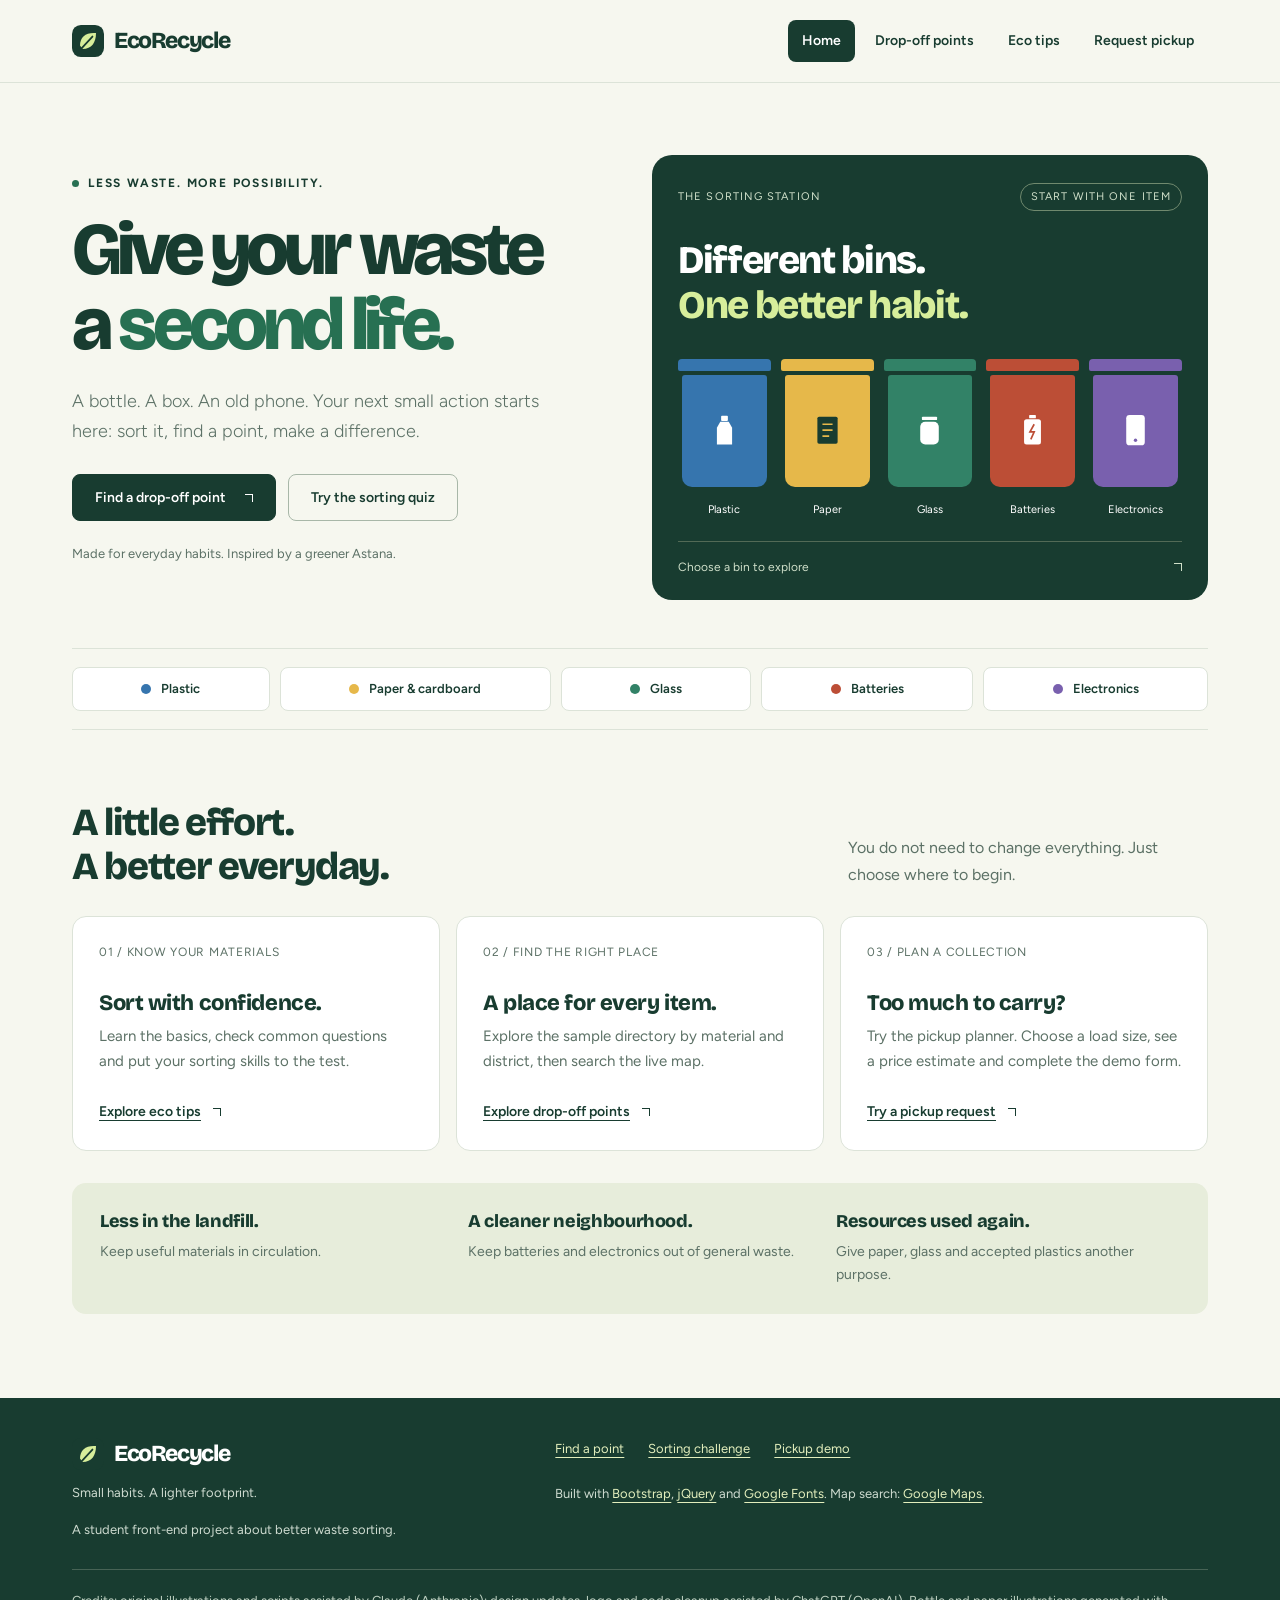
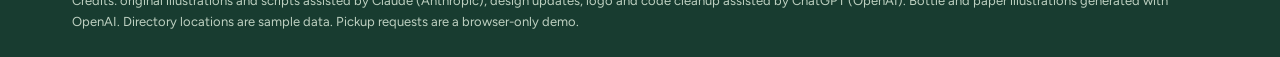
<file: index.html>
<!DOCTYPE html>
<html lang="en">
<head>
  <meta charset="utf-8">
  <meta name="viewport" content="width=device-width, initial-scale=1">
  <meta name="description" content="EcoRecycle: learn to sort waste, explore collection points and try a pickup request demo.">
  <title>Home | EcoRecycle</title>
  <link rel="icon" href="images/logo.svg" type="image/svg+xml">
  <link rel="preconnect" href="https://fonts.googleapis.com">
  <link rel="preconnect" href="https://fonts.gstatic.com" crossorigin>
  <link href="https://fonts.googleapis.com/css2?family=Bricolage+Grotesque:wght@600;800&family=Figtree:wght@400;600;700&display=swap" rel="stylesheet">
  <link href="https://cdn.jsdelivr.net/npm/bootstrap@5.3.3/dist/css/bootstrap.min.css" rel="stylesheet">
  <link href="css/style.css" rel="stylesheet">
</head>
<body>
  <a class="skip-link" href="#main">Skip to content</a>
  <header>
    <nav class="navbar eco-nav" aria-label="Main navigation">
      <div class="container flex-wrap">
        <a class="navbar-brand" href="index.html"><img class="brand-mark" src="images/logo.svg" alt="">EcoRecycle</a>
        <ul class="nav flex-wrap">
          <li class="nav-item"><a class="nav-link active" href="index.html" aria-current="page">Home</a></li>
          <li class="nav-item"><a class="nav-link" href="points.html">Drop-off points</a></li>
          <li class="nav-item"><a class="nav-link" href="tips.html">Eco tips</a></li>
          <li class="nav-item"><a class="nav-link" href="request.html">Request pickup</a></li>
        </ul>
      </div>
    </nav>
  </header>
  <main id="main" tabindex="-1">
<section class="hero">

  <div class="margin-art art-plastic" aria-hidden="true">
    <div class="leaf-sprig"><span></span><span></span><span></span><span></span><span></span></div>
    <img src="images/recycled-bottle.webp" alt="" width="320" height="360">
  </div>
  <div class="margin-art art-paper" aria-hidden="true">
    <div class="leaf-sprig"><span></span><span></span><span></span><span></span><span></span></div>
    <img src="images/folded-paper.webp" alt="" width="320" height="300">
  </div>
  <div class="container">
    <div class="row align-items-center g-4">
      <div class="col-lg-6">
        <span class="eyebrow">Less waste. More possibility.</span>
        <h1>Give your waste<br>a <span>second life.</span></h1>
        <p class="lead">A bottle. A box. An old phone. Your next small action starts here: sort it, find a point, make a difference.</p>
        <div class="button-row">
          <a class="btn btn-eco" href="points.html">Find a drop-off point <span class="button-arrow" aria-hidden="true"></span></a>
          <a class="btn btn-outline-eco" href="tips.html#quiz-title">Try the sorting quiz</a>
        </div>
        <p class="hero-note">Made for everyday habits. Inspired by a greener Astana.</p>
      </div>
      <div class="col-lg-6">
        <div class="bin-scene">
          <div class="scene-top"><span>The sorting station</span><span class="scene-pill">Start with one item</span></div>
          <h2 class="scene-title">Different bins.<br><span>One better habit.</span></h2>
          <div class="hero-bins">
          <a class="bin bc-plastic" href="points.html#plastic" aria-label="Find plastic drop-off points">
            <span class="bin-lid"></span>
            <span class="bin-body"><svg class="bin-icon" viewBox="0 0 32 40" fill="#ffffff" aria-hidden="true"><rect x="12" y="2" width="8" height="6" rx="1"/><path d="M11 9h10l4 7v20H7V16z"/></svg></span>
            <span class="bin-label">Plastic</span>
          </a>
          <a class="bin bc-paper" href="points.html#paper" aria-label="Find paper drop-off points">
            <span class="bin-lid"></span>
            <span class="bin-body"><svg class="bin-icon" viewBox="0 0 32 40" fill="#183c30" aria-hidden="true"><rect x="4" y="3" width="24" height="32" rx="2"/><path d="M10 12h12M10 19h12M10 26h8" stroke="#e6b84a" stroke-width="2"/></svg></span>
            <span class="bin-label">Paper</span>
          </a>
          <a class="bin bc-glass" href="points.html#glass" aria-label="Find glass drop-off points">
            <span class="bin-lid"></span>
            <span class="bin-body"><svg class="bin-icon" viewBox="0 0 32 40" fill="#ffffff" aria-hidden="true"><rect x="7" y="3" width="18" height="4" rx="1"/><rect x="5" y="9" width="22" height="27" rx="6"/></svg></span>
            <span class="bin-label">Glass</span>
          </a>
          <a class="bin bc-battery" href="points.html#battery" aria-label="Find batteries drop-off points">
            <span class="bin-lid"></span>
            <span class="bin-body"><svg class="bin-icon" viewBox="0 0 32 40" fill="#ffffff" aria-hidden="true"><rect x="12" y="1" width="8" height="4" rx="1"/><rect x="6" y="6" width="20" height="30" rx="3"/><path d="M18 12l-5 9h5l-4 9" fill="none" stroke="#bc4e36" stroke-width="2"/></svg></span>
            <span class="bin-label">Batteries</span>
          </a>
          <a class="bin bc-tech" href="points.html#tech" aria-label="Find electronics drop-off points">
            <span class="bin-lid"></span>
            <span class="bin-body"><svg class="bin-icon" viewBox="0 0 32 40" fill="#ffffff" aria-hidden="true"><rect x="5" y="1" width="22" height="36" rx="4"/><circle cx="16" cy="31" r="2" fill="#7960ae"/></svg></span>
            <span class="bin-label">Electronics</span>
          </a>

          </div>
          <p class="scene-foot"><span>Choose a bin to explore</span><span aria-hidden="true"></span></p>
        </div>
      </div>
    </div>
  </div>
</section>
<div class="container">
  <nav class="material-strip" aria-label="Find drop-off points by material">
    <a class="material-link bc-plastic" href="points.html#plastic">Plastic</a>
    <a class="material-link bc-paper" href="points.html#paper">Paper &amp; cardboard</a>
    <a class="material-link bc-glass" href="points.html#glass">Glass</a>
    <a class="material-link bc-battery" href="points.html#battery">Batteries</a>
    <a class="material-link bc-tech" href="points.html#tech">Electronics</a>
  </nav>
</div>
<section class="section">
  <div class="container">
    <div class="section-heading">
      <h2>A little effort.<br>A better everyday.</h2>
      <p>You do not need to change everything. Just choose where to begin.</p>
    </div>
    <div class="row g-3">
      <div class="col-md-4"><article class="box feature-card">
        <span class="step-number">01 / KNOW YOUR MATERIALS</span>
        <h3>Sort with confidence.</h3>
        <p>Learn the basics, check common questions and put your sorting skills to the test.</p>
        <a class="text-link" href="tips.html">Explore eco tips</a>
      </article></div>
      <div class="col-md-4"><article class="box feature-card">
        <span class="step-number">02 / FIND THE RIGHT PLACE</span>
        <h3>A place for every item.</h3>
        <p>Explore the sample directory by material and district, then search the live map.</p>
        <a class="text-link" href="points.html">Explore drop-off points</a>
      </article></div>
      <div class="col-md-4"><article class="box feature-card">
        <span class="step-number">03 / PLAN A COLLECTION</span>
        <h3>Too much to carry?</h3>
        <p>Try the pickup planner. Choose a load size, see a price estimate and complete the demo form.</p>
        <a class="text-link" href="request.html">Try a pickup request</a>
      </article></div>
    </div>
    <div class="impact-band">
      <div class="row g-4">
        <div class="col-md-4"><h3>Less in the landfill.</h3><p>Keep useful materials in circulation.</p></div>
        <div class="col-md-4"><h3>A cleaner neighbourhood.</h3><p>Keep batteries and electronics out of general waste.</p></div>
        <div class="col-md-4"><h3>Resources used again.</h3><p>Give paper, glass and accepted plastics another purpose.</p></div>
      </div>
    </div>
  </div>
</section>
  </main>
  <footer>
    <div class="container">
      <div class="row g-4">
        <div class="col-md-5">
          <a class="navbar-brand" href="index.html"><img class="brand-mark" src="images/logo.svg" alt="">EcoRecycle</a>
          <p>Small habits. A lighter footprint.</p>
          <p class="mb-0">A student front-end project about better waste sorting.</p>
        </div>
        <div class="col-md-7">
          <nav class="footer-links" aria-label="Footer navigation">
            <a href="points.html">Find a point</a>
            <a href="tips.html#quiz-title">Sorting challenge</a>
            <a href="request.html">Pickup demo</a>
          </nav>
          <div>Built with <a href="https://getbootstrap.com/">Bootstrap</a>, <a href="https://jquery.com/">jQuery</a> and <a href="https://fonts.google.com/">Google Fonts</a>. Map search: <a href="https://www.google.com/maps">Google Maps</a>.</div>
        </div>
      </div>
      <div class="footer-bottom">
        Credits: original illustrations and scripts assisted by Claude (Anthropic); design updates, logo and code cleanup assisted by ChatGPT (OpenAI). Bottle and paper illustrations generated with OpenAI. Directory locations are sample data. Pickup requests are a browser-only demo.
      </div>
    </div>
  </footer>
  <button type="button" class="to-top" aria-label="Back to top">↑</button>
  <script src="https://cdn.jsdelivr.net/npm/jquery@3.7.1/dist/jquery.min.js"></script>
  <script src="js/main.js"></script>

</body>
</html>
</file>
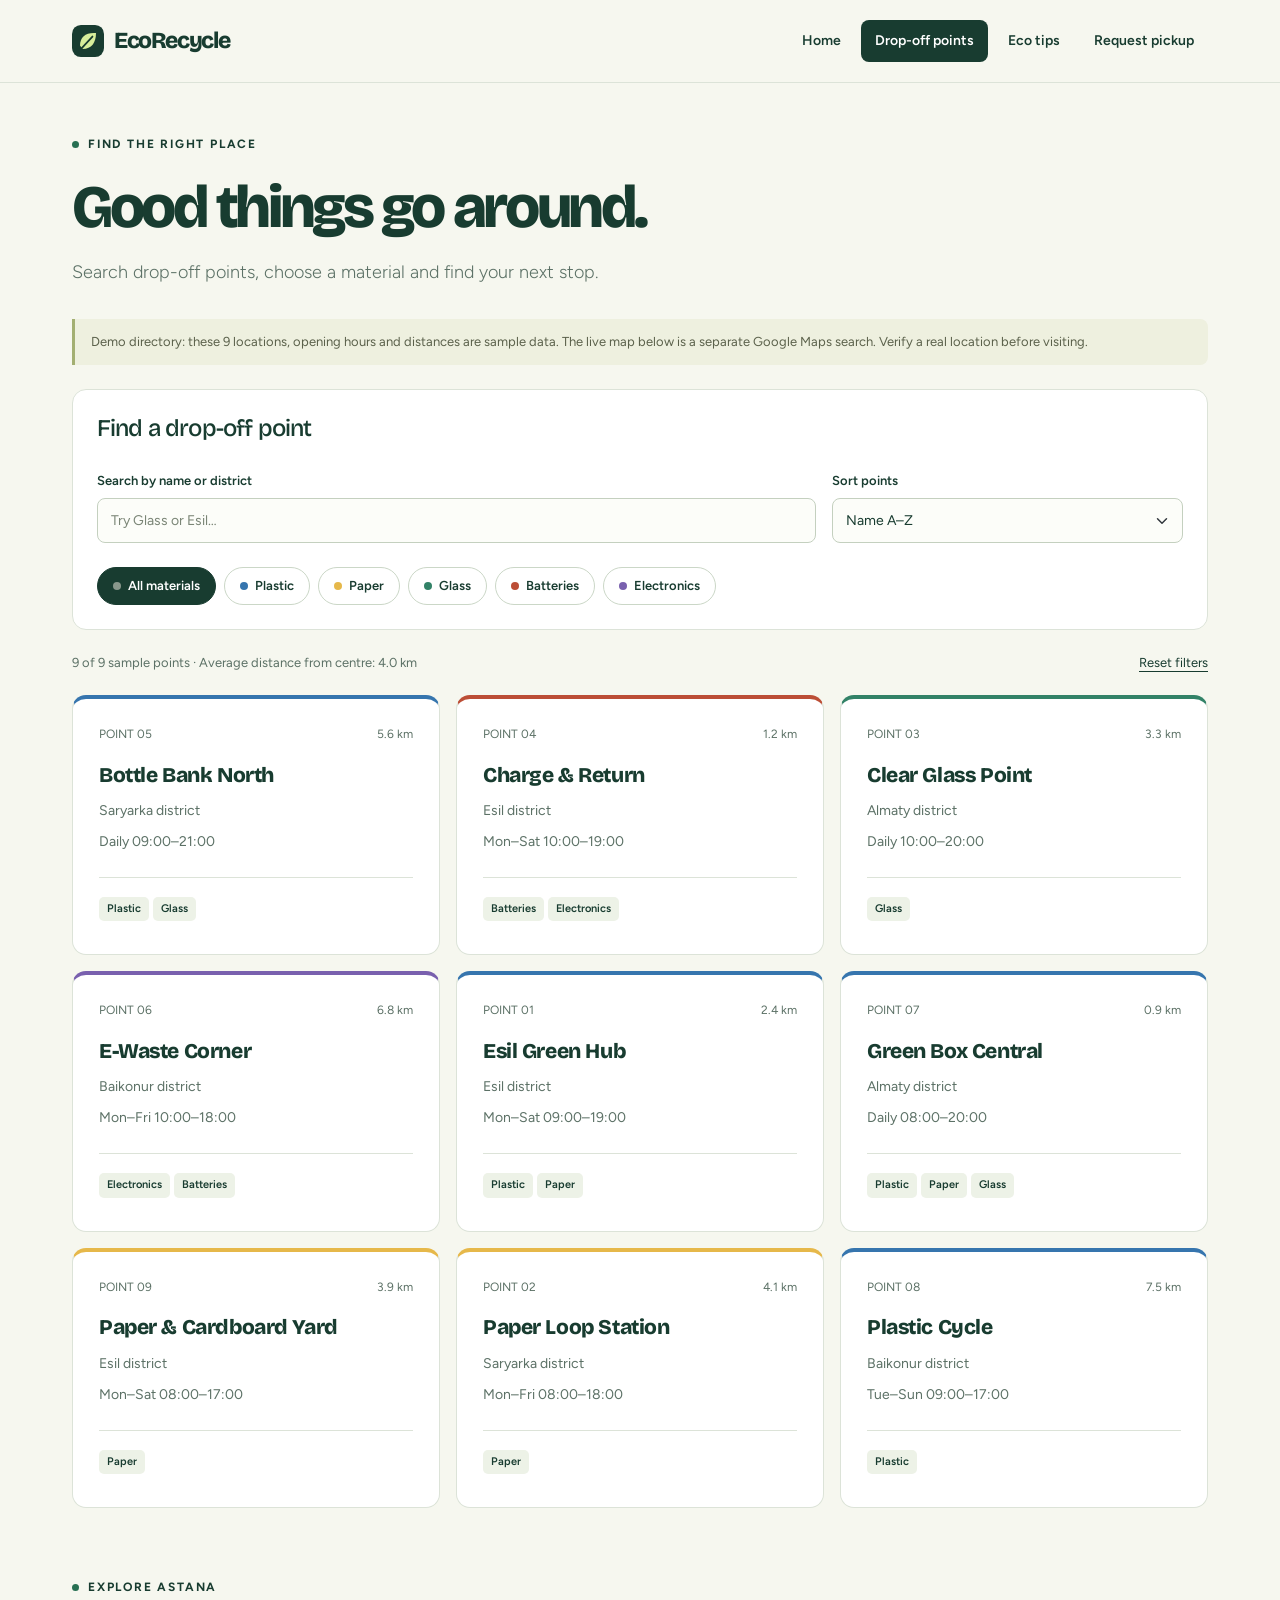
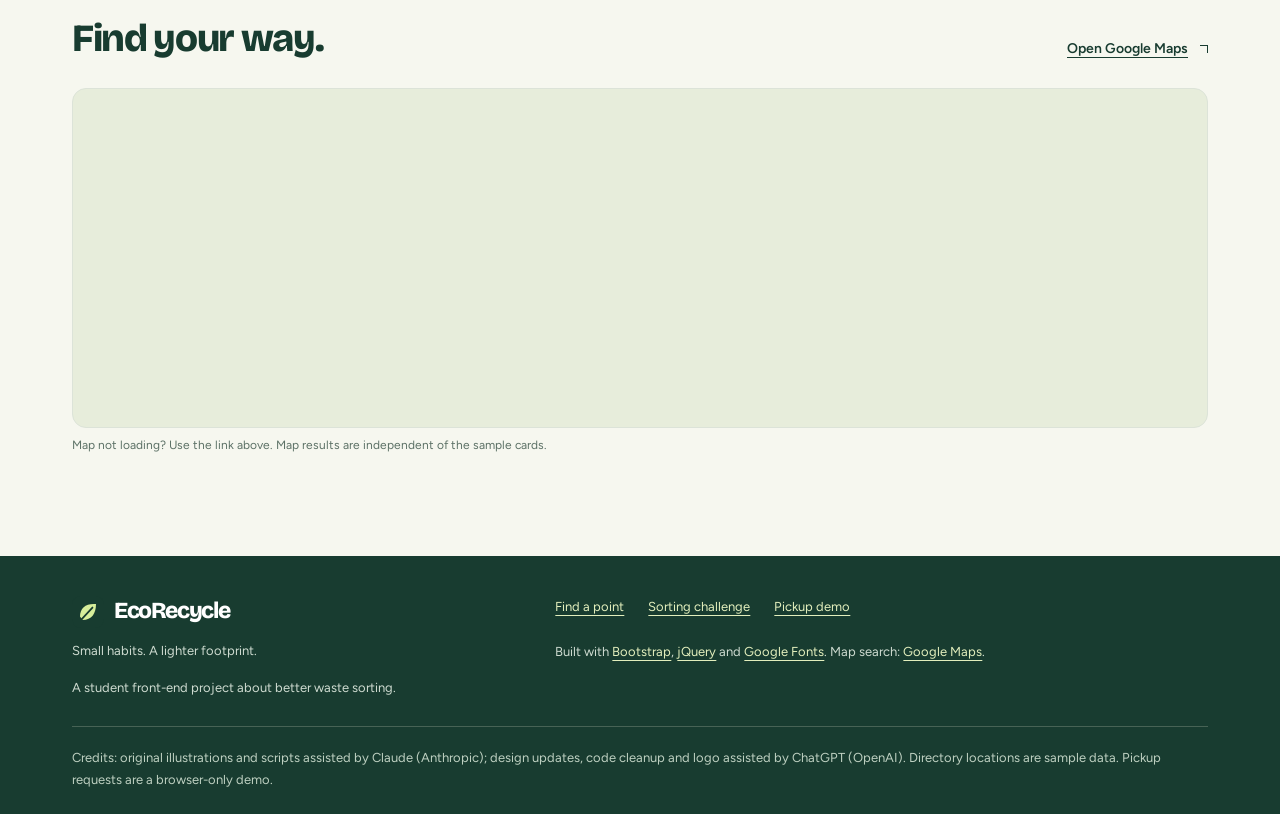
<file: points.html>
<!DOCTYPE html>
<html lang="en">
<head>
  <meta charset="utf-8">
  <meta name="viewport" content="width=device-width, initial-scale=1">
  <meta name="description" content="EcoRecycle: learn to sort waste, explore collection points and try a pickup request demo.">
  <title>Drop-off points | EcoRecycle</title>
  <link rel="icon" href="images/logo.svg" type="image/svg+xml">
  <link rel="preconnect" href="https://fonts.googleapis.com">
  <link rel="preconnect" href="https://fonts.gstatic.com" crossorigin>
  <link href="https://fonts.googleapis.com/css2?family=Bricolage+Grotesque:wght@600;800&family=Figtree:wght@400;600;700&display=swap" rel="stylesheet">
  <link href="https://cdn.jsdelivr.net/npm/bootstrap@5.3.3/dist/css/bootstrap.min.css" rel="stylesheet">
  <link href="css/style.css" rel="stylesheet">
</head>
<body>
  <a class="skip-link" href="#main">Skip to content</a>
  <header>
    <nav class="navbar eco-nav" aria-label="Main navigation">
      <div class="container flex-wrap">
        <a class="navbar-brand" href="index.html"><img class="brand-mark" src="images/logo.svg" alt="">EcoRecycle</a>
        <ul class="nav flex-wrap">
          <li class="nav-item"><a class="nav-link" href="index.html">Home</a></li>
          <li class="nav-item"><a class="nav-link active" href="points.html" aria-current="page">Drop-off points</a></li>
          <li class="nav-item"><a class="nav-link" href="tips.html">Eco tips</a></li>
          <li class="nav-item"><a class="nav-link" href="request.html">Request pickup</a></li>
        </ul>
      </div>
    </nav>
  </header>
  <main id="main" tabindex="-1">
<div class="container">
  <div class="page-head">
    <span class="eyebrow">Find the right place</span>
    <h1>Good things go around.</h1>
    <p class="lead">Search drop-off points, choose a material and find your next stop.</p>
  </div>
  <p class="demo-note">Demo directory: these 9 locations, opening hours and distances are sample data. The live map below is a separate Google Maps search. Verify a real location before visiting.</p>
  <section aria-labelledby="find-title">
    <div class="filter-box">
      <h2 id="find-title" class="h4 mb-4">Find a drop-off point</h2>
      <div class="row g-3 mb-4">
        <div class="col-md-8">
          <label class="form-label" for="search-point">Search by name or district</label>
          <input type="search" id="search-point" class="form-control" maxlength="60" placeholder="Try Glass or Esil…">
        </div>
        <div class="col-md-4">
          <label class="form-label" for="sort-point">Sort points</label>
          <select id="sort-point" class="form-select">
            <option value="name">Name A–Z</option>
            <option value="distance">Distance from centre</option>
            <option value="materials">Most materials accepted</option>
          </select>
        </div>
      </div>
      <div id="chips" role="group" aria-label="Filter by material"></div>
    </div>
    <div class="result-row">
      <p id="result-count" role="status"></p>
      <button class="text-button" type="button" id="reset-filters">Reset filters</button>
    </div>
    <div id="points-list" class="row g-3"></div>
    <noscript><p>Please enable JavaScript to search the directory.</p></noscript>
  </section>
  <section class="section" aria-labelledby="map-title">
    <div class="section-heading">
      <div><span class="eyebrow">Explore Astana</span><h2 id="map-title">Find your way.</h2></div>
      <a id="map-link" class="text-link" href="https://www.google.com/maps?q=recycling+points+Astana" target="_blank" rel="noopener">Open Google Maps</a>
    </div>
    <iframe id="map" class="map-frame" title="Google Maps search for recycling points in Astana" loading="lazy" src="https://www.google.com/maps?q=recycling+points+Astana&amp;output=embed"></iframe>
    <p class="form-hint mt-2">Map not loading? Use the link above. Map results are independent of the sample cards.</p>
  </section>
</div>
  </main>
  <footer>
    <div class="container">
      <div class="row g-4">
        <div class="col-md-5">
          <a class="navbar-brand" href="index.html"><img class="brand-mark" src="images/logo.svg" alt="">EcoRecycle</a>
          <p>Small habits. A lighter footprint.</p>
          <p class="mb-0">A student front-end project about better waste sorting.</p>
        </div>
        <div class="col-md-7">
          <nav class="footer-links" aria-label="Footer navigation">
            <a href="points.html">Find a point</a>
            <a href="tips.html#quiz-title">Sorting challenge</a>
            <a href="request.html">Pickup demo</a>
          </nav>
          <div>Built with <a href="https://getbootstrap.com/">Bootstrap</a>, <a href="https://jquery.com/">jQuery</a> and <a href="https://fonts.google.com/">Google Fonts</a>. Map search: <a href="https://www.google.com/maps">Google Maps</a>.</div>
        </div>
      </div>
      <div class="footer-bottom">
        Credits: original illustrations and scripts assisted by Claude (Anthropic); design updates, code cleanup and logo assisted by ChatGPT (OpenAI). Directory locations are sample data. Pickup requests are a browser-only demo.
      </div>
    </div>
  </footer>
  <button type="button" class="to-top" aria-label="Back to top">↑</button>
  <script src="https://cdn.jsdelivr.net/npm/jquery@3.7.1/dist/jquery.min.js"></script>
  <script src="js/main.js"></script>
  <script src="js/points.js"></script>
</body>
</html>
</file>
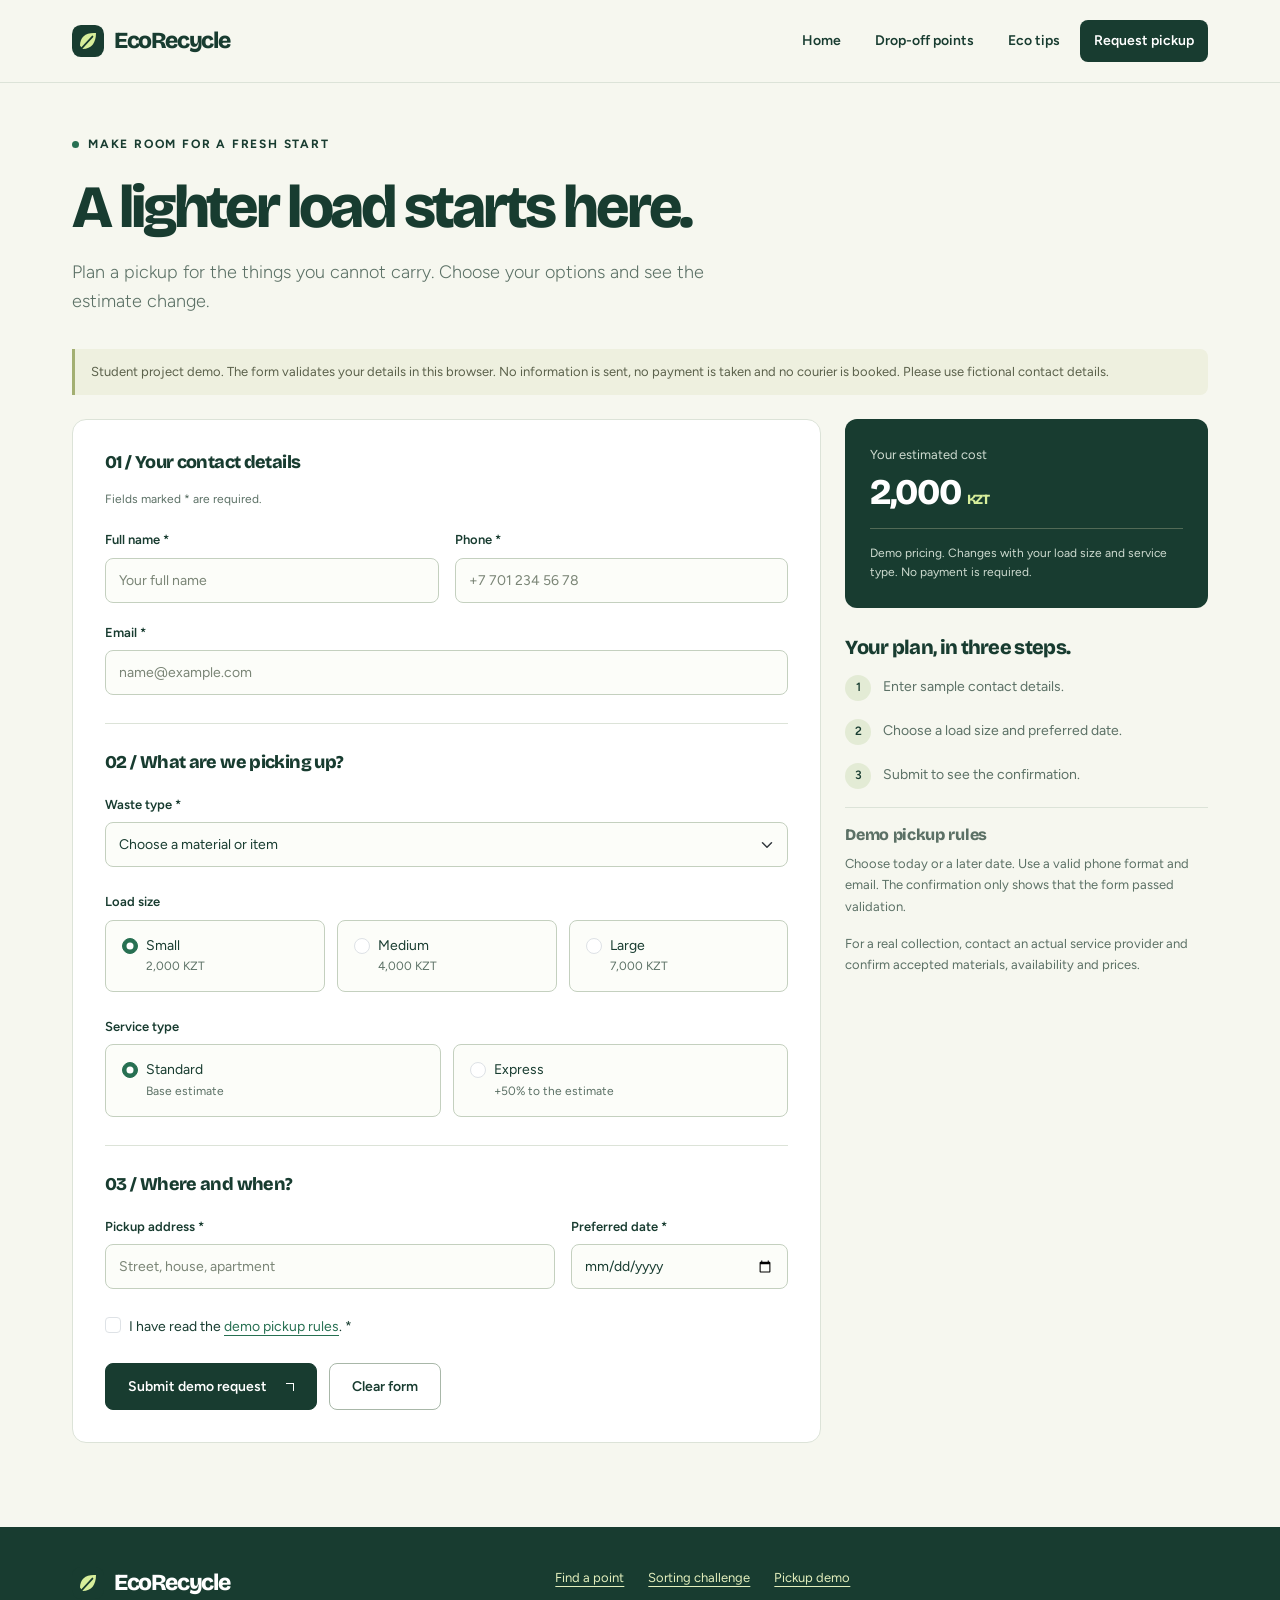
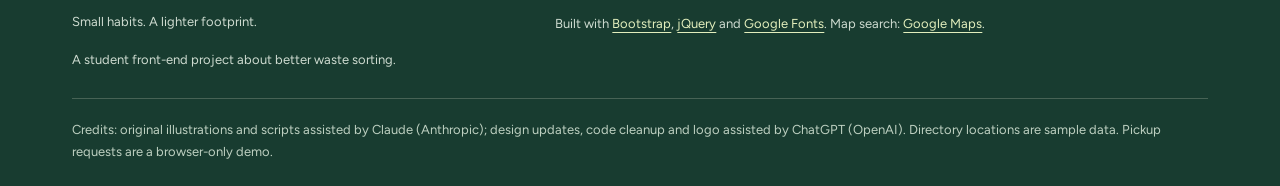
<file: request.html>
<!DOCTYPE html>
<html lang="en">
<head>
  <meta charset="utf-8">
  <meta name="viewport" content="width=device-width, initial-scale=1">
  <meta name="description" content="EcoRecycle: learn to sort waste, explore collection points and try a pickup request demo.">
  <title>Request pickup | EcoRecycle</title>
  <link rel="icon" href="images/logo.svg" type="image/svg+xml">
  <link rel="preconnect" href="https://fonts.googleapis.com">
  <link rel="preconnect" href="https://fonts.gstatic.com" crossorigin>
  <link href="https://fonts.googleapis.com/css2?family=Bricolage+Grotesque:wght@600;800&family=Figtree:wght@400;600;700&display=swap" rel="stylesheet">
  <link href="https://cdn.jsdelivr.net/npm/bootstrap@5.3.3/dist/css/bootstrap.min.css" rel="stylesheet">
  <link href="css/style.css" rel="stylesheet">
</head>
<body>
  <a class="skip-link" href="#main">Skip to content</a>
  <header>
    <nav class="navbar eco-nav" aria-label="Main navigation">
      <div class="container flex-wrap">
        <a class="navbar-brand" href="index.html"><img class="brand-mark" src="images/logo.svg" alt="">EcoRecycle</a>
        <ul class="nav flex-wrap">
          <li class="nav-item"><a class="nav-link" href="index.html">Home</a></li>
          <li class="nav-item"><a class="nav-link" href="points.html">Drop-off points</a></li>
          <li class="nav-item"><a class="nav-link" href="tips.html">Eco tips</a></li>
          <li class="nav-item"><a class="nav-link active" href="request.html" aria-current="page">Request pickup</a></li>
        </ul>
      </div>
    </nav>
  </header>
  <main id="main" tabindex="-1">
<div class="container">
  <div class="page-head">
    <span class="eyebrow">Make room for a fresh start</span>
    <h1>A lighter load starts here.</h1>
    <p class="lead">Plan a pickup for the things you cannot carry. Choose your options and see the estimate change.</p>
  </div>
  <p class="demo-note">Student project demo. The form validates your details in this browser. No information is sent, no payment is taken and no courier is booked. Please use fictional contact details.</p>
  <div class="row g-4">
    <div class="col-lg-8">
      <div id="formSuccess" class="success-box" role="status" tabindex="-1"></div>
      <div class="box eco-form-box">
        <form id="pickupForm" novalidate>
          <h2 class="form-section-title">01 / Your contact details</h2>
          <p class="form-hint mb-3">Fields marked * are required.</p>
          <div class="row g-3">
            <div class="col-md-6">
              <label class="form-label" for="nm">Full name *</label>
              <input class="form-control" id="nm" name="name" autocomplete="name" maxlength="80" placeholder="Your full name" required aria-describedby="nm-error">
              <div class="error-message" id="nm-error"></div>
            </div>
            <div class="col-md-6">
              <label class="form-label" for="ph">Phone *</label>
              <input class="form-control" id="ph" name="phone" type="tel" autocomplete="tel" maxlength="24" placeholder="+7 701 234 56 78" required aria-describedby="ph-error">
              <div class="error-message" id="ph-error"></div>
            </div>
            <div class="col-12">
              <label class="form-label" for="em">Email *</label>
              <input class="form-control" id="em" name="email" type="email" autocomplete="email" maxlength="120" placeholder="name@example.com" required aria-describedby="em-error">
              <div class="error-message" id="em-error"></div>
            </div>
          </div>
          <hr class="form-divider">
          <h2 class="form-section-title">02 / What are we picking up?</h2>
          <div class="mb-4">
            <label class="form-label" for="wt">Waste type *</label>
            <select class="form-select" id="wt" name="type" required aria-describedby="wt-error">
              <option value="">Choose a material or item</option>
              <option value="furniture">Old furniture</option><option value="appliances">Appliances</option><option value="electronics">Electronics</option><option value="paper_plastic">Large paper or plastic load</option>
            </select>
            <div class="error-message" id="wt-error"></div>
          </div>
          <fieldset class="mb-4">
            <legend class="form-label">Load size</legend>
            <div class="choice-row">
              <div class="choice-card"><div class="form-check"><input class="form-check-input" type="radio" name="size" id="s1" value="small" checked><label class="form-check-label" for="s1">Small<small>2,000 KZT</small></label></div></div>
              <div class="choice-card"><div class="form-check"><input class="form-check-input" type="radio" name="size" id="s2" value="medium"><label class="form-check-label" for="s2">Medium<small>4,000 KZT</small></label></div></div>
              <div class="choice-card"><div class="form-check"><input class="form-check-input" type="radio" name="size" id="s3" value="large"><label class="form-check-label" for="s3">Large<small>7,000 KZT</small></label></div></div>
            </div>
          </fieldset>
          <fieldset>
            <legend class="form-label">Service type</legend>
            <div class="choice-row">
              <div class="choice-card"><div class="form-check"><input class="form-check-input" type="radio" name="serviceType" id="standardPickup" value="standard" checked><label class="form-check-label" for="standardPickup">Standard<small>Base estimate</small></label></div></div>
              <div class="choice-card"><div class="form-check"><input class="form-check-input" type="radio" name="serviceType" id="expressPickup" value="express"><label class="form-check-label" for="expressPickup">Express<small>+50% to the estimate</small></label></div></div>
            </div>
          </fieldset>
          <hr class="form-divider">
          <h2 class="form-section-title">03 / Where and when?</h2>
          <div class="row g-3">
            <div class="col-md-8"><label class="form-label" for="ad">Pickup address *</label><input class="form-control" id="ad" name="address" autocomplete="street-address" maxlength="160" placeholder="Street, house, apartment" required aria-describedby="ad-error"><div class="error-message" id="ad-error"></div></div>
            <div class="col-md-4"><label class="form-label" for="dt">Preferred date *</label><input class="form-control" id="dt" name="date" type="date" required aria-describedby="dt-error"><div class="error-message" id="dt-error"></div></div>
          </div>
          <div class="form-check mt-4"><input class="form-check-input" type="checkbox" id="ok" required aria-describedby="ok-error"><label class="form-check-label" for="ok">I have read the <a href="#pickup-terms">demo pickup rules</a>. *</label></div>
          <div class="error-message" id="ok-error"></div>
          <div class="button-row mt-4">
            <button class="btn btn-eco" type="submit">Submit demo request <span class="button-arrow" aria-hidden="true"></span></button>
            <button class="btn btn-outline-eco" type="reset" id="resetBtn">Clear form</button>
          </div>
        </form>
      </div>
    </div>
    <aside class="col-lg-4" aria-label="Pickup estimate and rules">
      <div class="estimate" aria-live="polite">
        <p>Your estimated cost</p>
        <div class="price"><span id="estimate">2,000</span> <span class="currency">KZT</span></div>
        <small>Demo pricing. Changes with your load size and service type. No payment is required.</small>
      </div>
      <h2 class="aside-title">Your plan, in three steps.</h2>
      <ol class="pickup-steps"><li>Enter sample contact details.</li><li>Choose a load size and preferred date.</li><li>Submit to see the confirmation.</li></ol>
      <section class="terms" id="pickup-terms" tabindex="-1">
        <h3>Demo pickup rules</h3>
        <p>Choose today or a later date. Use a valid phone format and email. The confirmation only shows that the form passed validation.</p>
        <p>For a real collection, contact an actual service provider and confirm accepted materials, availability and prices.</p>
      </section>
    </aside>
  </div>
</div>
  </main>
  <footer>
    <div class="container">
      <div class="row g-4">
        <div class="col-md-5">
          <a class="navbar-brand" href="index.html"><img class="brand-mark" src="images/logo.svg" alt="">EcoRecycle</a>
          <p>Small habits. A lighter footprint.</p>
          <p class="mb-0">A student front-end project about better waste sorting.</p>
        </div>
        <div class="col-md-7">
          <nav class="footer-links" aria-label="Footer navigation">
            <a href="points.html">Find a point</a>
            <a href="tips.html#quiz-title">Sorting challenge</a>
            <a href="request.html">Pickup demo</a>
          </nav>
          <div>Built with <a href="https://getbootstrap.com/">Bootstrap</a>, <a href="https://jquery.com/">jQuery</a> and <a href="https://fonts.google.com/">Google Fonts</a>. Map search: <a href="https://www.google.com/maps">Google Maps</a>.</div>
        </div>
      </div>
      <div class="footer-bottom">
        Credits: original illustrations and scripts assisted by Claude (Anthropic); design updates, code cleanup and logo assisted by ChatGPT (OpenAI). Directory locations are sample data. Pickup requests are a browser-only demo.
      </div>
    </div>
  </footer>
  <button type="button" class="to-top" aria-label="Back to top">↑</button>
  <script src="https://cdn.jsdelivr.net/npm/jquery@3.7.1/dist/jquery.min.js"></script>
  <script src="js/main.js"></script>
  <script src="js/request.js"></script>
</body>
</html>
</file>
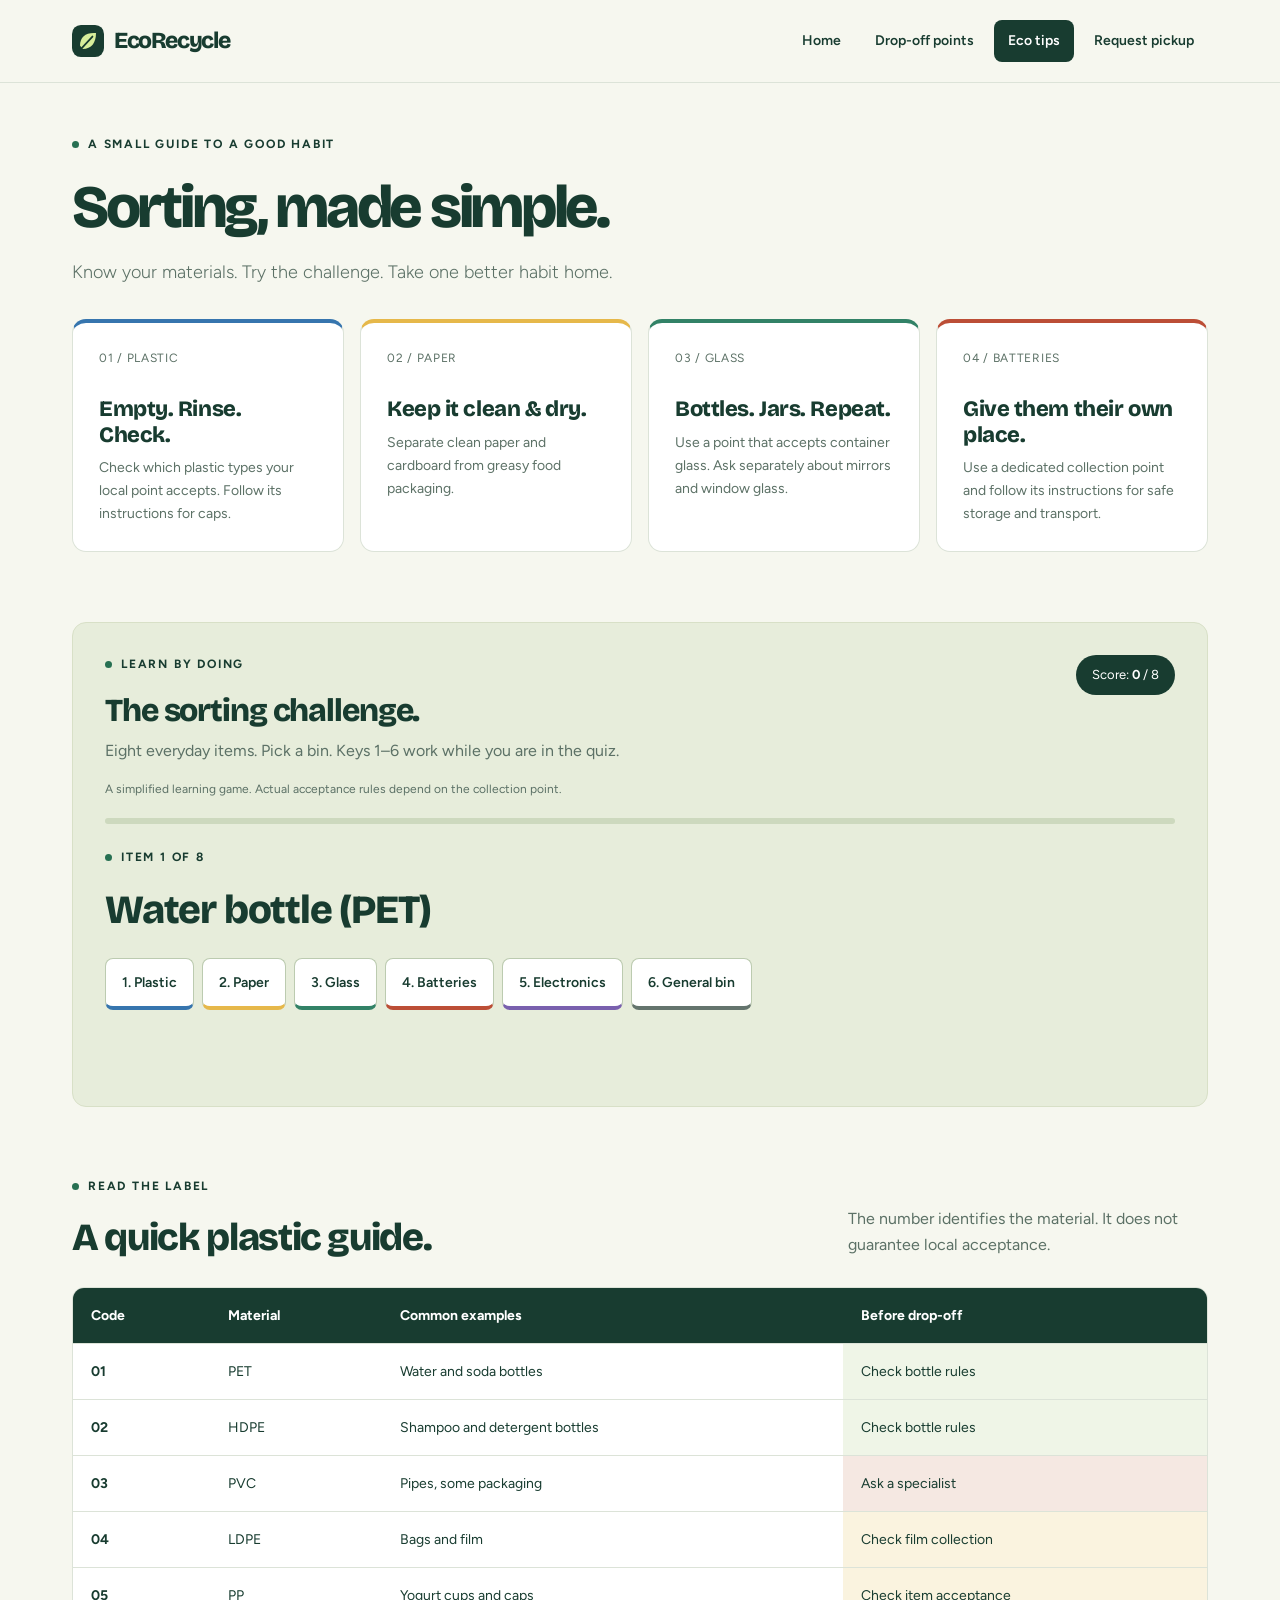
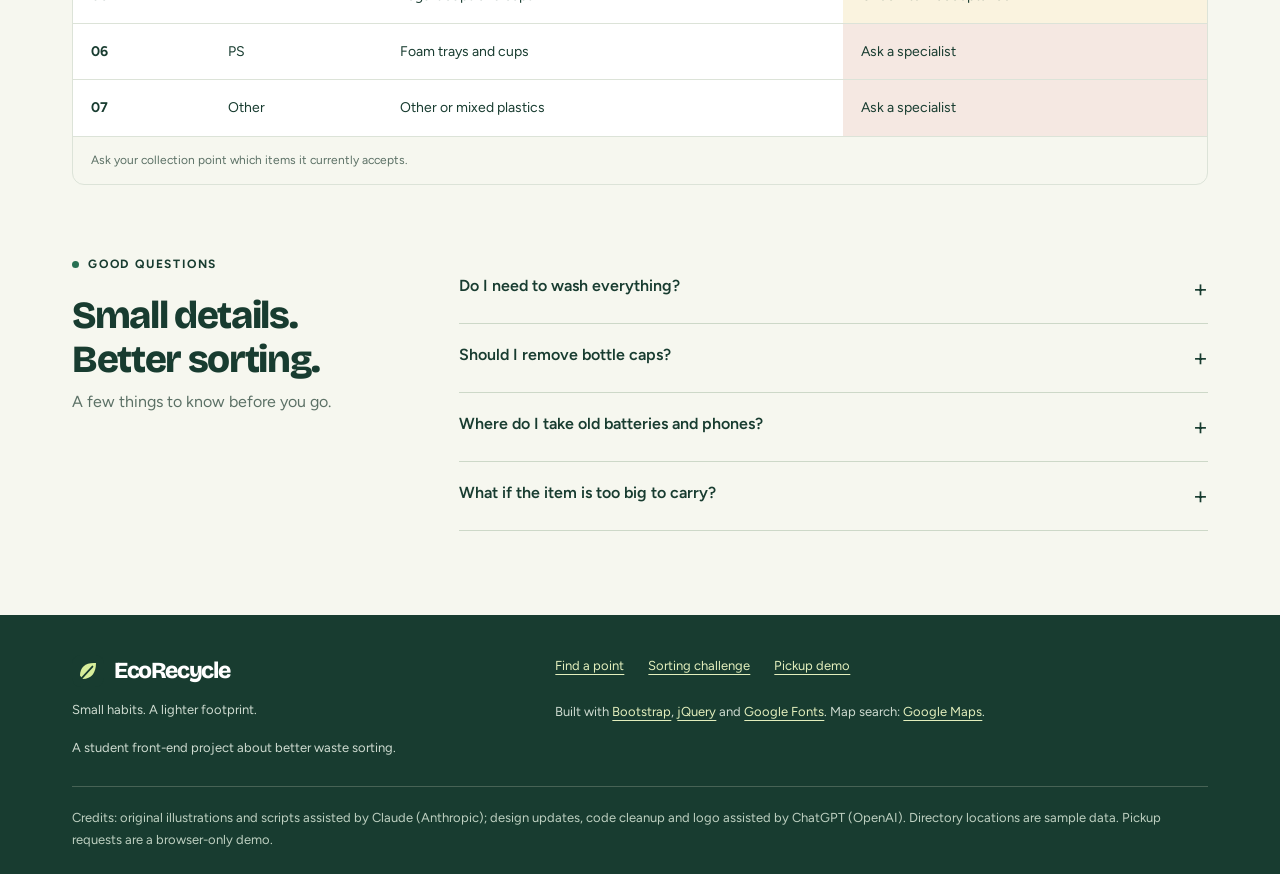
<file: tips.html>
<!DOCTYPE html>
<html lang="en">
<head>
  <meta charset="utf-8">
  <meta name="viewport" content="width=device-width, initial-scale=1">
  <meta name="description" content="EcoRecycle: learn to sort waste, explore collection points and try a pickup request demo.">
  <title>Eco tips | EcoRecycle</title>
  <link rel="icon" href="images/logo.svg" type="image/svg+xml">
  <link rel="preconnect" href="https://fonts.googleapis.com">
  <link rel="preconnect" href="https://fonts.gstatic.com" crossorigin>
  <link href="https://fonts.googleapis.com/css2?family=Bricolage+Grotesque:wght@600;800&family=Figtree:wght@400;600;700&display=swap" rel="stylesheet">
  <link href="https://cdn.jsdelivr.net/npm/bootstrap@5.3.3/dist/css/bootstrap.min.css" rel="stylesheet">
  <link href="css/style.css" rel="stylesheet">
</head>
<body>
  <a class="skip-link" href="#main">Skip to content</a>
  <header>
    <nav class="navbar eco-nav" aria-label="Main navigation">
      <div class="container flex-wrap">
        <a class="navbar-brand" href="index.html"><img class="brand-mark" src="images/logo.svg" alt="">EcoRecycle</a>
        <ul class="nav flex-wrap">
          <li class="nav-item"><a class="nav-link" href="index.html">Home</a></li>
          <li class="nav-item"><a class="nav-link" href="points.html">Drop-off points</a></li>
          <li class="nav-item"><a class="nav-link active" href="tips.html" aria-current="page">Eco tips</a></li>
          <li class="nav-item"><a class="nav-link" href="request.html">Request pickup</a></li>
        </ul>
      </div>
    </nav>
  </header>
  <main id="main" tabindex="-1">
<div class="container">
  <div class="page-head">
    <span class="eyebrow">A small guide to a good habit</span>
    <h1>Sorting, made simple.</h1>
    <p class="lead">Know your materials. Try the challenge. Take one better habit home.</p>
  </div>
  <section aria-labelledby="bins-title">
    <h2 id="bins-title" class="visually-hidden">Materials at a glance</h2>
    <div class="row g-3">
      <div class="col-md-6 col-lg-3"><article class="box material-card bc-plastic"><span class="step-number">01 / PLASTIC</span><h3>Empty. Rinse. Check.</h3><p>Check which plastic types your local point accepts. Follow its instructions for caps.</p></article></div>
      <div class="col-md-6 col-lg-3"><article class="box material-card bc-paper"><span class="step-number">02 / PAPER</span><h3>Keep it clean &amp; dry.</h3><p>Separate clean paper and cardboard from greasy food packaging.</p></article></div>
      <div class="col-md-6 col-lg-3"><article class="box material-card bc-glass"><span class="step-number">03 / GLASS</span><h3>Bottles. Jars. Repeat.</h3><p>Use a point that accepts container glass. Ask separately about mirrors and window glass.</p></article></div>
      <div class="col-md-6 col-lg-3"><article class="box material-card bc-battery"><span class="step-number">04 / BATTERIES</span><h3>Give them their own place.</h3><p>Use a dedicated collection point and follow its instructions for safe storage and transport.</p></article></div>
    </div>
  </section>
  <section class="section" aria-labelledby="quiz-title">
    <div class="box quiz">
      <div class="quiz-header">
        <div><span class="eyebrow">Learn by doing</span><h2 id="quiz-title">The sorting challenge.</h2></div>
        <div class="score-pill">Score: <b id="quiz-score">0</b> / <span id="quiz-total">8</span></div>
      </div>
      <p class="muted">Eight everyday items. Pick a bin. Keys 1–6 work while you are in the quiz.</p>
      <p class="form-hint">A simplified learning game. Actual acceptance rules depend on the collection point.</p>
      <div class="quiz-progress" aria-hidden="true"><div id="quiz-bar"></div></div>
      <p class="eyebrow mb-0" id="quiz-counter">Item <span id="quiz-num">1</span> of 8</p>
      <div id="quiz-item" class="quiz-item" tabindex="-1" aria-live="polite"></div>
      <div id="quiz-options" class="d-flex flex-wrap gap-2"></div>
      <div id="quiz-feedback" class="quiz-fb" role="status"></div>
      <button id="quiz-next" type="button" class="btn btn-eco" hidden>Next item</button>
      <div id="quiz-result" tabindex="-1" hidden>
        <h3 id="quiz-result-title" class="h2"></h3>
        <p id="quiz-result-text"></p>
        <button id="quiz-restart" type="button" class="btn btn-eco">Try again</button>
      </div>
      <noscript><p>Please enable JavaScript to play the challenge.</p></noscript>
    </div>
  </section>
  <section class="section" aria-labelledby="plastic-title">
    <div class="section-heading"><div><span class="eyebrow">Read the label</span><h2 id="plastic-title">A quick plastic guide.</h2></div><p>The number identifies the material. It does not guarantee local acceptance.</p></div>
    <div class="table-wrap"><div class="table-responsive">
      <table class="table">
        <caption>Ask your collection point which items it currently accepts.</caption>
        <thead><tr><th scope="col">Code</th><th scope="col">Material</th><th scope="col">Common examples</th><th scope="col">Before drop-off</th></tr></thead>
        <tbody>
          <tr><th scope="row">01</th><td>PET</td><td>Water and soda bottles</td><td class="yes">Check bottle rules</td></tr>
          <tr><th scope="row">02</th><td>HDPE</td><td>Shampoo and detergent bottles</td><td class="yes">Check bottle rules</td></tr>
          <tr><th scope="row">03</th><td>PVC</td><td>Pipes, some packaging</td><td class="no">Ask a specialist</td></tr>
          <tr><th scope="row">04</th><td>LDPE</td><td>Bags and film</td><td class="maybe">Check film collection</td></tr>
          <tr><th scope="row">05</th><td>PP</td><td>Yogurt cups and caps</td><td class="maybe">Check item acceptance</td></tr>
          <tr><th scope="row">06</th><td>PS</td><td>Foam trays and cups</td><td class="no">Ask a specialist</td></tr>
          <tr><th scope="row">07</th><td>Other</td><td>Other or mixed plastics</td><td class="no">Ask a specialist</td></tr>
        </tbody>
      </table>
    </div></div>
  </section>
  <section class="section" aria-labelledby="faq-title">
    <div class="row g-4">
      <div class="col-lg-4"><span class="eyebrow">Good questions</span><h2 id="faq-title">Small details.<br>Better sorting.</h2><p class="muted">A few things to know before you go.</p></div>
      <div class="col-lg-8">
        <div class="acc-item"><h3 class="m-0"><button type="button" class="acc-q" id="q1" aria-controls="a1" aria-expanded="false">Do I need to wash everything?</button></h3><div class="acc-a" id="a1" role="region" aria-labelledby="q1"><p class="mb-0">Empty containers and remove food residue. Follow your collection point’s instructions for rinsing and preparation.</p></div></div>
        <div class="acc-item"><h3 class="m-0"><button type="button" class="acc-q" id="q2" aria-controls="a2" aria-expanded="false">Should I remove bottle caps?</button></h3><div class="acc-a" id="a2" role="region" aria-labelledby="q2"><p class="mb-0">Check the point’s rules. Some accept caps attached; others collect them separately. There is no single rule for every point.</p></div></div>
        <div class="acc-item"><h3 class="m-0"><button type="button" class="acc-q" id="q3" aria-controls="a3" aria-expanded="false">Where do I take old batteries and phones?</button></h3><div class="acc-a" id="a3" role="region" aria-labelledby="q3"><p class="mb-0">Look for dedicated battery or electronics collection. Start with the map on the <a href="points.html">drop-off points page</a> and confirm what the location accepts.</p></div></div>
        <div class="acc-item"><h3 class="m-0"><button type="button" class="acc-q" id="q4" aria-controls="a4" aria-expanded="false">What if the item is too big to carry?</button></h3><div class="acc-a" id="a4" role="region" aria-labelledby="q4"><p class="mb-0">Arrange collection with a real local provider. You can explore the process using our <a href="request.html">pickup request demo</a>; it does not book a courier.</p></div></div>
      </div>
    </div>
  </section>
</div>
  </main>
  <footer>
    <div class="container">
      <div class="row g-4">
        <div class="col-md-5">
          <a class="navbar-brand" href="index.html"><img class="brand-mark" src="images/logo.svg" alt="">EcoRecycle</a>
          <p>Small habits. A lighter footprint.</p>
          <p class="mb-0">A student front-end project about better waste sorting.</p>
        </div>
        <div class="col-md-7">
          <nav class="footer-links" aria-label="Footer navigation">
            <a href="points.html">Find a point</a>
            <a href="tips.html#quiz-title">Sorting challenge</a>
            <a href="request.html">Pickup demo</a>
          </nav>
          <div>Built with <a href="https://getbootstrap.com/">Bootstrap</a>, <a href="https://jquery.com/">jQuery</a> and <a href="https://fonts.google.com/">Google Fonts</a>. Map search: <a href="https://www.google.com/maps">Google Maps</a>.</div>
        </div>
      </div>
      <div class="footer-bottom">
        Credits: original illustrations and scripts assisted by Claude (Anthropic); design updates, code cleanup and logo assisted by ChatGPT (OpenAI). Directory locations are sample data. Pickup requests are a browser-only demo.
      </div>
    </div>
  </footer>
  <button type="button" class="to-top" aria-label="Back to top">↑</button>
  <script src="https://cdn.jsdelivr.net/npm/jquery@3.7.1/dist/jquery.min.js"></script>
  <script src="js/main.js"></script>
  <script src="js/quiz.js"></script>
</body>
</html>
</file>
<file: css/style.css>
:root {
  --ink: #183c30;
  --green: #277052;
  --lime: #d7ee9b;
  --cream: #f6f7ef;
  --muted: #5c7166;
  --line: #dce3d8;
  --plastic: #3675ae;
  --paper: #e6b84a;
  --glass: #328267;
  --battery: #bc4e36;
  --tech: #7960ae;
  --trash: #64746d;
}
* { box-sizing: border-box; }
[hidden] { display: none !important; }
body {
  margin: 0;
  min-height: 100vh;
  display: flex;
  flex-direction: column;
  background: var(--cream);
  color: var(--ink);
  font-family: 'Figtree', sans-serif;
  line-height: 1.65;
}
main { flex: 1; }
h1, h2, h3, h4, .navbar-brand, .large-number {
  font-family: 'Bricolage Grotesque', sans-serif;
  line-height: 1.15;
}
h1, h2, h3, h4 { font-weight: 800; }
h2 { 
  font-size: clamp(28px, 3vw, 40px); 
  letter-spacing: -.035em;
 }
h3 { 
  font-size: 22px; 
  letter-spacing: -.02em; 
}
p { 
  margin: 0 0 16px; 
}
a { 
  color: var(--green); 
  text-underline-offset: 4px; 
}
a:hover { 
  color: var(--ink); 
}
button, input, select { 
  font: inherit; 
}
button, a, input, select { 
  -webkit-tap-highlight-color: transparent; 
}
:focus-visible { 
  outline: 3px solid var(--green); 
  outline-offset: 4px; 
}
::selection { 
  background: var(--lime); 
  color: var(--ink); 
}
.container { 
  max-width: 1160px; 
}
.muted { 
  color: var(--muted); 
}
.eyebrow { 
  display: block; 
  margin-bottom: 18px; 
  font-size: 12px; 
  letter-spacing: .15em; 
  font-weight: 700; 
  text-transform: uppercase; 
}
.eyebrow::before {
   content: ''; display: inline-block;
    width: 7px; height: 7px; 
    background: var(--green); 
    border-radius: 50%; 
    margin-right: 9px; 
  }
.skip-link { 
  position: absolute; 
  left: 16px; top: -70px; 
  padding: 10px 16px; 
  background: var(--ink); 
  color: white; 
  z-index: 2000; 
}
.skip-link:focus { 
  top: 12px; 
  color: white; 
}


.eco-nav { 
  background: var(--cream); 
  border-bottom: 1px solid var(--line); 
  padding: 20px 0; }
.navbar-brand { 
  display: flex; 
  align-items: center; 
  gap: 10px; color: var(--ink); 
  font-size: 23px; font-weight: 800; 
  letter-spacing: -.06em; 
  margin-right: 24px; 
}
.navbar-brand:hover { 
  color: var(--ink); 
}
.brand-mark { 
  width: 32px; 
  height: 32px; 
}
.eco-nav .nav { 
  gap: 6px; 
}
.eco-nav .nav-link { 
  color: var(--ink); 
  font-size: 14px; 
  font-weight: 600; 
  padding: 9px 14px; 
  border-radius: 8px; 
  transition: background .2s; 
}
.eco-nav .nav-link:hover { 
  background: #e8ecdf; 
}
.eco-nav .nav-link.active { 
  background: var(--ink); 
  color: white; 
}
.btn { 
  padding: 12px 22px; 
  border-radius: 8px; 
  font-weight: 600; 
  font-size: 14px; 
  transition: background .2s, transform .2s; 
}
.btn:hover { 
  transform: translateY(-2px); 
}
.btn-eco { 
  background: var(--ink); 
  color: white; 
  border: 1px solid var(--ink); 
}
.btn-eco:hover, .btn-eco:focus-visible { 
  background: var(--green); 
  color: white; 
  border-color: var(--green); 
}
.btn-outline-eco { 
  border: 1px solid #a8b7a8; 
  background: transparent; 
  color: var(--ink); 
}
.btn-outline-eco:hover { 
  background: #e8ecdf; 
  border-color: var(--ink); 
}
.btn-lime { 
  background: var(--lime); 
  color: var(--ink); 
  border-color: var(--lime); 
}
.btn-lime:hover { 
  background: #e7f6c4; 
  color: var(--ink); 
}
.button-row { 
  display: flex; 
  flex-wrap: wrap; 
  gap: 12px; 
}
.button-arrow {
   margin-left: 16px; 
  }
.button-arrow::after, .text-link::after, .scene-foot span:last-child::after {
  content: '';
  display: inline-block;
  width: 8px;
  height: 8px;
  border-top: 1.5px solid currentColor;
  border-right: 1.5px solid currentColor;
}
.text-link::after { 
  margin-left: 12px; 
}
footer { 
  margin-top: 84px; 
  padding: 40px 0 24px; 
  background: var(--ink); 
  color: #cedbd0; 
  font-size: 13px; 
}
footer .navbar-brand { 
  color: white; 
  margin: 0 0 12px; 
}
footer a { 
  color: #e3efbd; 
}
footer a:hover { 
  color: white; 
}
footer a:focus-visible { 
  outline-color: var(--lime); 
}
.footer-links { 
  display: flex; 
  flex-wrap: wrap; 
  gap: 12px 24px; 
  margin-bottom: 24px; 
}
.footer-bottom { 
  padding-top: 20px; 
  margin-top: 28px; 
  border-top: 1px solid #476355; 
  color: #bed0c1; 
}
.to-top { 
  position: fixed; 
  right: 18px; 
  bottom: 18px; 
  display: none; 
  width: 44px; 
  height: 44px; 
  border: 2px solid var(--cream); 
  border-radius: 50%; 
  background: var(--ink); 
  color: white; 
  font-size: 23px; 
  z-index: 100; 
}
.to-top:hover { 
  background: var(--green); 
}

.hero { 
  position: relative; 
  padding: 72px 0 48px; 
}

.margin-art { 
  display: none; 
}
@media (min-width: 1440px) {
  .margin-art {
    position: absolute;
    display: block;
    width: min(230px, calc((100% - 1160px) / 2 - 32px));
    aspect-ratio: 1 / 1.1;
    pointer-events: none;
  }
  .art-plastic {
    left: calc((100% - 1160px) / 4);
    top: 18%;
    transform: translateX(-50%);
    --wash: #deebe7;
  }
  .art-paper {
    right: calc((100% - 1160px) / 4);
    bottom: 0;
    transform: translateX(50%);
    --wash: #efe7d0;
  }
  .margin-art::before {
    content: '';
    position: absolute;
    width: 72%;
    aspect-ratio: 1;
    left: 12%;
    top: 24%;
    border-radius: 50%;
    background: var(--wash);
  }
  .margin-art img {
    position: absolute;
    top: 13%;
    left: 16%;
    width: 78%;
    height: 80%;
    object-fit: contain;
  }
  .art-paper img { 
    left: 0; top: 26%; 
    width: 93%; 
    height: 65%; }
  .leaf-sprig {
    position: absolute;
    left: 21%;
    top: 9%;
    width: 1px;
    height: 51%;
    display: flex;
    flex-direction: column;
    justify-content: space-evenly;
    background: #a7bcac;
    transform: rotate(-29deg);
  }
  .art-paper .leaf-sprig { 
    left: 79%; 
    top: 13%; 
    transform: rotate(27deg); 
  }
  .leaf-sprig span {
    width: clamp(17px, 1.8vw, 35px);
    aspect-ratio: 2.3;
    border: 1px solid #acbdac;
    border-radius: 100% 0 100% 0;
    background: #e8eedf;
    transform-origin: left bottom;
  }
  .leaf-sprig span:nth-child(even) { 
    transform: scaleX(-1); 
  }
  .leaf-sprig span:first-child { 
    transform: scale(.65); 
  }
}
.hero h1 { 
  font-size: clamp(43px, 5.8vw, 76px); 
  letter-spacing: -.065em; 
  line-height: 1.02; 
  margin-bottom: 24px; 
}
.hero h1 span { 
  color: var(--green); 
}
.hero .lead { 
  max-width: 43ch; 
  font-size: 18px; 
  color: var(--muted); 
  margin-bottom: 28px; 
}
.hero-note { 
  margin-top: 22px; 
  color: var(--muted); 
  font-size: 13px; 
}
.bin-scene { 
  background: var(--ink); 
  color: white; 
  padding: 28px 26px 22px; 
  border-radius: 20px; 
  position: relative; }
.scene-top { 
  display: flex; 
  justify-content: space-between; 
  gap: 12px; 
  align-items: center; 
  font-size: 11px; 
  letter-spacing: .1em; 
  text-transform: uppercase; 
  color: #cfdfc9; 
}
.scene-pill { 
  border: 1px solid #70896e; 
  padding: 4px 10px; 
  border-radius: 20px;
  white-space: nowrap; }
.scene-title { 
  font-size: clamp(28px, 3.1vw, 39px); 
  margin: 28px 0 30px; 
  letter-spacing: -.035em; 
}
.scene-title span { 
  color: var(--lime); 
}
.hero-bins { 
  display: grid; 
  grid-template-columns: repeat(5, 1fr); 
  gap: 10px; align-items: end; 
}
.bin { 
  display: block; 
  text-align: center; 
  color: white; 
  text-decoration: none; 
  --bin-color: var(--plastic); 
}
.bin:hover { 
  color: white; 
}
.bin:focus-visible { 
  outline-color: var(--lime); 
  border-radius: 6px; 
}
.bin-lid { 
  height: 12px; 
  border-radius: 4px 4px 2px 2px; 
  background: var(--bin-color); 
  display: block; 
  margin-bottom: 4px; 
  transform-origin: left bottom; 
  transition: transform .25s; 
}
.bin:hover .bin-lid, .bin:focus-visible .bin-lid { transform: rotate(-12deg) translateY(-3px); }
.bin-body { display: flex; height: 112px; margin: 0 4px; align-items: center; justify-content: center; border-radius: 3px 3px 10px 10px; background: var(--bin-color); }
.bin-icon { width: 27px; height: 36px; }
.bin-label { display: block; margin-top: 14px; font-size: 11px; }
.scene-foot { border-top: 1px solid #526a56; padding-top: 16px; margin: 22px 0 0; font-size: 12px; color: #cfdfc9; display: flex; justify-content: space-between; }
.material-strip {
  display: flex;
  flex-wrap: wrap;
  gap: 10px;
  padding: 18px 0;
  border-block: 1px solid var(--line);
}
.material-link {
  display: inline-flex;
  flex: 1 1 auto;
  justify-content: center;
  align-items: center;
  gap: 10px;
  min-height: 44px;
  padding: 8px 14px;
  border: 1px solid var(--line);
  border-radius: 8px;
  background: #fff;
  color: var(--ink);
  font-size: 13px;
  font-weight: 600;
  text-decoration: none;
  transition: background .2s, border-color .2s;
}
.material-link::before {
  content: '';
  width: 10px;
  height: 10px;
  border-radius: 50%;
  background: var(--bin-color);
}
.material-link:hover, .material-link:focus-visible {
  background: color-mix(in srgb, var(--bin-color) 10%, white);
  border-color: var(--bin-color);
  color: var(--ink);
}
.section {
   padding-top: 70px; 
  }
.section-heading { 
  display: flex; 
  flex-wrap: wrap; 
  align-items: end; 
  justify-content: space-between; 
  gap: 16px; 
  margin-bottom: 28px; 
}
.section-heading h2 { 
  margin: 0; 
}
.section-heading p { 
  max-width: 36ch; 
  margin: 0; 
  color: var(--muted); 
}
.box { 
  background: #fff; 
  border: 1px solid var(--line); 
  border-radius: 14px; 
  padding: 26px; 
  height: 100%; 
}
.feature-card { 
  position: relative; 
  transition: transform .2s, border-color .2s; 
}
.feature-card:hover { 
  transform: translateY(-4px); 
  border-color: #8fa88b; 
}
.step-number { 
  display: block; 
  font-size: 12px; 
  color: var(--muted);
  margin-bottom: 28px; 
  letter-spacing: .06em; 
}
.feature-card p { 
  color: var(--muted); 
  font-size: 15px; 
  margin-bottom: 24px; 
}
.text-link { 
  color: var(--ink); 
  font-weight: 600; 
  font-size: 14px; 
}
.impact-band { 
  background: #e7eddb; 
  border-radius: 14px; 
  margin-top: 32px; 
  padding: 28px; 
}
.impact-band p { 
  font-size: 14px; 
  color: var(--muted); 
  margin: 8px 0 0; 
}
.impact-band h3 { 
  font-size: 18px; 
  margin: 0; 
}


.page-head { 
  padding: 52px 0 32px; 
}
.page-head h1 { 
  font-size: clamp(38px, 5vw, 60px); 
  letter-spacing: -.055em; 
  margin-bottom: 16px; 
}
.page-head .lead {
  font-size: 18px; 
  max-width: 58ch; 
  color: var(--muted); 
  margin: 0; 
}
.demo-note { 
  font-size: 13px;
  color: #5b614b; 
  background: #eef0df; 
  border-left: 3px solid #a3af72; 
  padding: 12px 16px; 
  margin-bottom: 24px; 
  border-radius: 0 8px 8px 0; 
}
.filter-box { 
  padding: 24px; 
  background: white; 
  border: 1px solid var(--line); 
  border-radius: 14px; 
  margin-bottom: 20px; 
}
.chip { 
  background: white; 
  color: var(--ink); 
  border: 1px solid #cbd7c7; 
  border-radius: 24px; 
  padding: 7px 15px; 
  font-size: 13px; 
  font-weight: 600; 
  cursor: pointer; 
  transition: background .2s;
 }
.chip:hover { 
  background: #eef3e5; 
}
.chip.active { 
  background: var(--ink); 
  color: white; 
  border-color: var(--ink); 
}
.chip-dot { 
  width: 8px; 
  height: 8px; 
  display: inline-block; 
  margin-right: 7px; 
  border-radius: 50%; 
  background: var(--bin-color, #88978b); 
}
#chips { 
  display: flex; 
  flex-wrap: wrap; 
  gap: 8px; 
}
.result-row { 
  display: flex; 
  justify-content: space-between; 
  flex-wrap: wrap; 
  gap: 12px; 
  align-items: center; 
  margin: 22px 0; 
}
.result-row p { 
  margin: 0; 
  font-size: 13px; 
  color: var(--muted); 
}
.text-button { 
  border: 0; 
  padding: 0; 
  background: transparent; 
  color: var(--ink); 
  font-size: 13px; 
  text-decoration: underline; 
  text-underline-offset: 4px; 
}
.point-card { 
  display: flex; 
  flex-direction: column; 
  border-top: 4px solid var(--bin-color); 
  transition: transform .2s, box-shadow .2s; 
}
.point-card:hover { 
  transform: translateY(-3px); 
  box-shadow: 0 12px 24px #183c300c; 
}
.point-card h3 { 
  font-size: 21px; 
  margin: 18px 0 12px; 
}
.point-top { 
  display: flex; 
  justify-content: space-between; 
  color: var(--muted); 
  font-size: 12px; 
}
.point-meta { 
  font-size: 14px; 
  color: var(--muted); 
  margin-bottom: 8px; 
}
.point-bottom { 
  margin-top: auto; 
  border-top: 1px solid var(--line); 
  padding-top: 16px; 
}
.tag { 
  display: inline-block; 
  background: #edf2e7; 
  border-radius: 5px; 
  padding: 3px 8px; 
  font-size: 11px; 
  color: var(--ink); 
  margin: 0 4px 7px 0; 
  font-weight: 600; 
}
.empty-state { 
  background: white;
  border: 1px dashed #a8b7a8; 
  border-radius: 14px; 
  padding: 40px 20px; 
  text-align: center; 
}
.empty-state p { 
  color: var(--muted); 
}
.map-frame {
  width: 100%; 
  height: 340px; 
  border: 1px solid var(--line); 
  border-radius: 14px; 
  display: block; 
  background: #e7eddb; 
}
.bc-plastic, .c-plastic, .b-plastic { 
  --bin-color: var(--plastic); 
}
.bc-paper, .c-paper, .b-paper { 
  --bin-color: var(--paper); 
}
.bc-glass, .c-glass, .b-glass { 
  --bin-color: var(--glass); 
}
.bc-battery, .c-battery, .b-battery { 
  --bin-color: var(--battery); 
}
.bc-tech, .c-tech, .b-tech { 
  --bin-color: var(--tech); 
}
.bc-trash, .b-trash { 
  --bin-color: var(--trash); 
}


.material-card { 
  border-top: 4px solid var(--bin-color); 
}
.material-card p {
   margin: 0; 
   font-size: 14px; 
   color: var(--muted); 
  }
.quiz { 
  background: #e7eddb; 
  border: 1px solid #d8e0c7; 
  padding: 32px; 
}
.quiz-header { 
  display: flex; 
  flex-wrap: wrap; 
  justify-content: space-between; 
  gap: 16px; 
}
.quiz-header h2 { 
  font-size: 32px; 
}
.score-pill { 
  background: var(--ink); 
  color: white; 
  padding: 9px 16px; 
  border-radius: 24px; 
  font-size: 13px; 
  align-self: start; 
}
.quiz-progress { 
  height: 6px; 
  background: #cdd9be; 
  border-radius: 10px; 
  overflow: hidden; 
  margin: 18px 0 24px; 
}
.quiz-progress div { 
  height: 100%; 
  background: var(--green); 
  width: 0; 
  transition: width .3s;
}
.quiz-item { 
  font-family: 'Bricolage Grotesque', sans-serif; 
  font-size: clamp(27px, 4vw, 40px); 
  line-height: 1.2; 
  font-weight: 800; 
  margin: 18px 0 24px; 
  letter-spacing: -.03em; 
}
.bin-btn { 
  border: 1px solid #bccbb0; 
  border-bottom: 4px solid var(--bin-color); 
  border-radius: 8px; padding: 12px 16px; 
  background: white; color: var(--ink); 
  font-size: 14px; font-weight: 600; 
  cursor: pointer; 
  transition: transform .2s, background .2s; 
}
.bin-btn:hover:not(:disabled) { 
  transform: translateY(-3px);
  background: #f6f9ef; 
}
.bin-btn.correct { 
  background: var(--green); 
  color: white; 
  border-color: var(--green); 
}
.bin-btn.wrong { 
  background: #fbe3db; 
  border-color: #a13424; 
  color: #8d2c1e; 
}
.bin-btn:disabled { 
  cursor: default; 
}
.quiz-fb { 
  min-height: 28px; 
  margin: 20px 0 16px; 
  font-size: 15px; 
}
.quiz-fb.ok { 
  color: #205e3d; 
}
.quiz-fb.bad { 
  color: #8d2c1e; 
}
.table-wrap { 
  border: 1px solid var(--line); 
  border-radius: 12px; 
  overflow: hidden; 
}
.table { 
  --bs-table-bg: white; 
  --bs-table-color: var(--ink); 
  --bs-table-border-color: var(--line); 
  margin: 0; 
  font-size: 14px; 
}
.table > :not(caption) > * > * { 
  padding: 16px 18px; 
}
.table thead { 
  --bs-table-bg: var(--ink); 
  --bs-table-color: white; 
}
.table caption { 
  padding: 14px 18px; 
  color: var(--muted); 
  font-size: 12px; 
}
.table .yes { 
  --bs-table-bg: #eff5e7; 
}
.table .maybe { 
  --bs-table-bg: #faf3df; 
}
.table .no { 
  --bs-table-bg: #f5e8e2;
 }
.acc-item { 
  border-bottom: 1px solid #cdd8c8; }

.acc-q { 
  width: 100%; 
  border: 0; 
  padding: 22px 0; 
  display: flex; 
  justify-content: space-between; 
  gap: 16px; text-align: left; 
  background: transparent; 
  color: var(--ink); 
  font-family: 'Figtree', sans-serif; 
  font-size: 16px; 
  font-weight: 600; 
  cursor: pointer; 
}
.acc-q:hover { 
  color: var(--green); 
}
.acc-q::after { 
  content: '+'; 
  font-size: 24px; 
  font-weight: 400; 
  line-height: 1; 
  transition: transform .2s; 
}
.acc-q[
  aria-expanded='true']::after { 
    transform: rotate(45deg); 
  }
.acc-a { 
  display: none; 
  padding: 0 36px 22px 0; 
  color: var(--muted); 
  font-size: 15px; 
}


.eco-form-box { 
  padding: 32px; 
}
.form-section-title { 
  font-size: 18px; 
  margin: 0 0 18px; 
}
.form-divider { 
  border: 0; 
  border-top: 1px solid var(--line); 
  margin: 28px 0; opacity: 1; 
}
.form-label { 
  font-size: 13px; 
  color: var(--ink); 
  font-weight: 600; 
  margin-bottom: 7px; 
}
.form-control, .form-select { 
  border: 1px solid #c4d0bf; 
  border-radius: 8px; 
  padding: 11px 13px; 
  color: var(--ink); 
  background-color: #fcfdf9; 
  font-size: 14px; 
}
.form-control::placeholder { 
  color: #7a8576; 
}
.form-control:focus, .form-select:focus { 
  border-color: var(--green); 
  box-shadow: 0 0 0 3px #27705224; 
  background-color: white; 
}
.form-check-input:checked { 
  background-color: var(--green); 
  border-color: var(--green); 
}
.form-check-input:focus { 
  border-color: var(--green); 
  box-shadow: 0 0 0 3px #27705224;
 }
.form-check-label { 
  font-size: 14px; 
}
.form-hint { 
  font-size: 12px; 
  color: var(--muted); 
  margin-top: 6px; 
}
.choice-row { 
  display: flex; 
  flex-wrap: wrap;
   gap: 12px; 
  }

.choice-card { 
  flex: 1;
   min-width: 120px;
    padding: 13px 16px; 
    border: 1px solid #c4d0bf; 
    border-radius: 8px; 
    background: #fcfdf9; 
  }
.choice-card .form-check {
   margin: 0; 
  }
.choice-card small {
   display: block; 
   color: var(--muted); 
   font-size: 12px; 
  }
.error-message { 
  color: #a13424;
   font-size: 12px;
    margin-top: 6px;
   }
.error-message:empty { 
  display: none;
 }
.form-control.is-invalid, .form-select.is-invalid 
{
   border-color: #a13424;
   }
.estimate {
   background: var(--ink);
    color: white; 
    padding: 25px;
     border-radius: 12px; 
    }
.estimate p { 
  color: #cedbd0;
   font-size: 13px; 
   margin-bottom: 8px;
   }
.estimate .price {
   font-size: 36px; 
   font-family: 'Bricolage Grotesque', sans-serif; 
   font-weight: 800;
    letter-spacing: -.04em; line-height: 1.1; 
  }
.estimate .currency {
   font-size: 14px; 
   color: var(--lime); }
.estimate small { 
  display: block; 
  margin-top: 15px; 
  padding-top: 15px; 
  border-top: 1px solid #526a56; 
  color: #cedbd0; 
  font-size: 12px; }
.aside-title { 
  font-size: 20px; 
  margin: 28px 0 16px; 
}
.pickup-steps { 
  list-style: none;
   margin: 0; padding: 0; 
   counter-reset: pickup; 
  }
.pickup-steps li { 
  counter-increment: pickup; 
  font-size: 14px; color: var(--muted);
   margin-bottom: 18px; display: flex; 
   gap: 12px; 
  }
.pickup-steps li::before {
   content: counter(pickup); 
   display: inline-flex; 
   align-items: center; 
   justify-content: center; 
   width: 26px; height: 26px; 
   flex-shrink: 0; background: #e3ebd5;
    color: var(--ink); 
    border-radius: 50%; 
    font-size: 12px; 
    font-weight: 600; 
  }
.terms { 
  font-size: 13px;
   color: var(--muted);
    border-top: 1px solid var(--line);
     padding-top: 18px; 
    }
.terms h3 { 
  font-size: 16px; 
}
.success-box {
   display: none; 
   padding: 20px; 
   border: 1px solid #95b578; 
   border-left: 4px solid var(--green);
    background: #e9f3d5; 
    border-radius: 8px; 
    margin-bottom: 20px; 
    color: var(--ink); 
  }


@media (max-width: 991px) {
  .hero { padding-top: 48px; }
  .hero h1 { max-width: 13ch; }
  .bin-scene { max-width: 600px; }
  .scene-title { max-width: none; }
  .bin-body { height: 125px; }
}
@media (max-width: 767px) {
  .eco-nav { padding: 16px 0 12px; }
  .eco-nav .container { gap: 14px; }
  .eco-nav .nav { width: 100%; gap: 4px; display: grid; grid-template-columns: 1fr 1fr; }
  .eco-nav .nav-link { text-align: center; }
  .eco-nav .nav-link { font-size: 12px; padding: 8px 10px; }
  .hero, .section { padding-top: 40px; }
  .page-head { padding: 36px 0 24px; }
  .box, .filter-box, .quiz, .eco-form-box { padding: 22px; }
  .bin-scene { padding: 22px 18px; }
  .hero-bins { gap: 7px; }
  .bin-body { height: 90px; }
  .bin-label { font-size: 9px; }
  .scene-top { font-size: 9px; }
  .scene-title { font-size: 30px; margin: 25px 0; }
  .material-strip { gap: 8px; }
  .step-number { margin-bottom: 18px; }
  .table > :not(caption) > * > * { padding: 12px 10px; }
  .table { font-size: 12px; }
  footer { margin-top: 52px; }
}
@media (prefers-reduced-motion: reduce) {
  *, *::before, *::after { 
    transition: none !important; 
    animation: none !important; }
}
</file>
